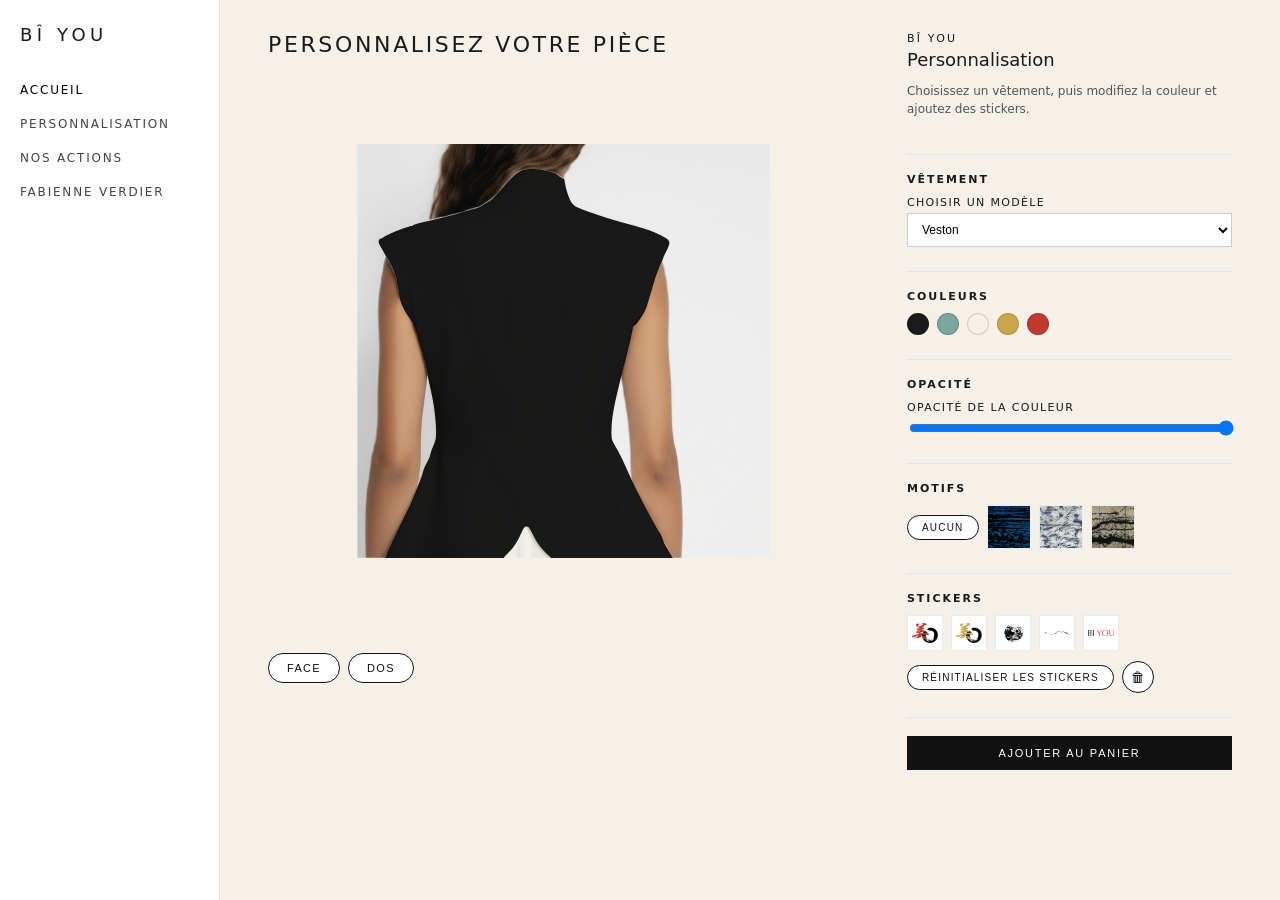
<file: index.html>
<!DOCTYPE html>
<html lang="fr">
<head>
    <meta charset="UTF-8" />
    <meta name="viewport" content="width=device-width, initial-scale=1.0" />
    <title>Personnalisation de T-shirt - Bî You</title>
    <link rel="stylesheet" href="style/index.css" />
    <link rel="icon" type="image/png" href="assets/logo.png">
</head>
<body>
<div class="page-layout">
    <!-- 1. BARRE DE NAVIGATION (GAUCHE) -->
    <aside class="sidebar">
        <div class="logo">
            <span>Bî You</span>
        </div>

        <nav class="main-nav">
            <a href="home.html" class="nav-item active">Accueil</a>
            <a href="index.html" class="nav-item">Personnalisation</a>
            <a href="actions.html" class="nav-item">Nos actions</a>
            <a href="fb.html" class="nav-item">Fabienne Verdier</a>
            
        </nav>
    </aside>

    <!-- CONTENU PRINCIPAL (CENTRE + DROITE) -->
    <main class="main-content">
        <!-- 2. ZONE CENTRALE – APERÇU DU VÊTEMENT -->
        <section class="preview-section">
            <h1>Personnalisez votre pièce</h1>

            <div class="product-preview-wrapper">
                <div class="product-clip">
                    <div class="product-container">
                        <img id="product-image"
                             src="assets/models/png/PNG_export_402-03.png"
                             alt="Vêtement"
                             draggable="false">
                        <svg id="product-svg"></svg>
                    </div>
                </div>
            </div>

            <div class="view-toggle">
                <button id="btn-face" type="button">Face</button>
                <button id="btn-dos" type="button">Dos</button>
            </div>
        </section>

        <!-- 3. ZONE DROITE – CONFIGURATION -->
        <aside class="config-panel">
            <!-- a. Informations produit -->
            <section class="product-info">
                <div class="brand-name">Bî You</div>
                <h2 class="product-name">Personnalisation</h2>
                <p class="product-description">
                    Choisissez un vêtement, puis modifiez la couleur et ajoutez des stickers.
                </p>
            </section>

            <!-- NOUVEAU : Choix du vêtement -->
            <section class="config-section">
                <h3>Vêtement</h3>
                <div class="opacity-slider">
                    <label for="product-select">Choisir un modèle</label>
                    <select id="product-select">
                        <option value="model1">Veston</option>
                        <option value="model2">Veste courte</option>
                        <option value="model3">Haut ample</option>
                    </select>
                </div>
            </section>

            <!-- b. Choix des couleurs -->
            <section class="config-section">
                <h3>Couleurs</h3>
                <div class="color-palette">
                    <div class="color" data-color="#1A1A1A" style="background-color:#1A1A1A;"></div>
                    <div class="color" data-color="#7BA7A0" style="background-color:#7BA7A0;"></div>
                    <div class="color" data-color="#F5F0E8" style="background-color:#F5F0E8;"></div>
                    <div class="color" data-color="#C9A84C" style="background-color:#C9A84C;"></div>
                    <div class="color" data-color="#C0392B" style="background-color:#C0392B;"></div>
                </div>
            </section>

            <!-- Slider d'opacité lié à la couleur -->
            <section class="config-section">
                <h3>Opacité</h3>
                <div class="opacity-slider">
                    <label for="opacity">Opacité de la couleur</label>
                    <input id="opacity" type="range" min="0.1" max="1" step="0.1" value="1">
                </div>
            </section>

            <!-- choix des motifs -->
            <section class="config-section">
                <h3>Motifs</h3>

                <div class="motifs-list">
                    <button id="motif-none" class="btn-secondary" type="button">Aucun</button>

                    <img
                    src="assets/motifs/motif_1.png"
                    class="motif-thumb"
                    data-motif-src="assets/motifs/motif_1.png"
                    alt="Motif 1">

                    <img
                    src="assets/motifs/motif_2.png"
                    class="motif-thumb"
                    data-motif-src="assets/motifs/motif_2.png"
                    alt="Motif 2">

                    <img
                    src="assets/motifs/motif_3.png"
                    class="motif-thumb"
                    data-motif-src="assets/motifs/motif_3.png"
                    alt="Motif 3">
                </div>
            </section>

            <!-- c. Stickers -->
            <section class="config-section">
                <h3>Stickers</h3>
                <div class="stickers-panel">
                    <div class="stickers-list">
                        <img src="assets/stickers/Fichier 1.png"
                             class="sticker-thumb"
                             data-sticker-src="assets/stickers/Fichier 1.png"
                             alt="Sticker 1">
                        <img src="assets/stickers/Fichier 2.png"
                             class="sticker-thumb"
                             data-sticker-src="assets/stickers/Fichier 2.png"
                             alt="Sticker 2">
                        <img src="assets/stickers/Fichier 4.png"
                             class="sticker-thumb"
                             data-sticker-src="assets/stickers/Fichier 4.png"
                             alt="Sticker 4">
                        <img src="assets/stickers/Fichier 5.png"
                             class="sticker-thumb"
                             data-sticker-src="assets/stickers/Fichier 5.png"
                             alt="Sticker 5">
                        <img src="assets/stickers/Fichier 6.png"
                             class="sticker-thumb"
                             data-sticker-src="assets/stickers/Fichier 6.png"
                             alt="Sticker 6">
                    </div>
                </div>

                <div class="sticker-actions">
                    <button id="reset-stickers" class="btn-secondary" type="button">
                        Réinitialiser les stickers
                    </button>
                    <button id="delete-sticker" class="btn-icon" type="button" title="Supprimer le sticker sélectionné">
                        🗑
                    </button>
                </div>
            </section>

            <section class="config-section">
                <button class="add-to-cart" type="button">Ajouter au panier</button>
            </section>
        </aside>
    </main>
</div>

<!-- Scripts -->
<script src="script/color.js"></script>
<script src="script/sticker.js"></script>
</body>
</html>
</file>
<file: style/index.css>
/* ===========================
   VARIABLES / CHARTE
   =========================== */
:root {
    --noir-encre: #1A1A1A;
    --bleu-celadon: #7BA7A0;
    --blanc-washi: #F5F0E8;
    --or-laque: #C9A84C;
    --rouge-cinabre: #C0392B;
}

/* ===========================
   BASE
   =========================== */
*,
*::before,
*::after {
    box-sizing: border-box;
}

body {
    margin: 0;
    padding: 0;
    background-color: var(--blanc-washi);
    color: var(--noir-encre);
    font-family: system-ui, -apple-system, BlinkMacSystemFont, "Segoe UI", sans-serif;
}

h1, h2, h3, h4, h5, h6 {
    font-family: 'Futura', system-ui, sans-serif;
    color: var(--noir-encre);
    margin: 0;
}

a {
    color: var(--bleu-celadon);
    text-decoration: none;
    transition: color 0.3s ease;
}

a:hover {
    color: var(--or-laque);
}

/* ===========================
   LAYOUT GLOBAL
   =========================== */
.page-layout {
    display: flex;
    min-height: 100vh;
}

/* Sidebar gauche */
.sidebar {
    width: 220px;
    border-right: 1px solid #e5e5e5;
    padding: 24px 20px;
    display: flex;
    flex-direction: column;
    gap: 32px;
    background-color: #ffffff;
}

.logo {
    font-size: 18px;
    letter-spacing: 0.25em;
    text-transform: uppercase;
    font-weight: 500;
}

/* Navigation principale */
.main-nav {
    display: flex;
    flex-direction: column;
    gap: 8px;
}

.main-nav .nav-item {
    font-size: 12px;
    text-transform: uppercase;
    letter-spacing: 0.15em;
    color: #444;
    padding: 6px 0;
}

.main-nav .nav-item.active {
    color: #000;
    font-weight: 500;
}

/* Contenu principal : zone centrale + panneau droit */
.main-content {
    flex: 1;
    display: grid;
    grid-template-columns: minmax(0, 2fr) minmax(280px, 1.1fr);
    gap: 48px;
    padding: 32px 48px;
}

/* ===========================
   ZONE CENTRALE – APERÇU
   =========================== */
.preview-section h1 {
    font-size: 22px;
    font-weight: 500;
    letter-spacing: 0.12em;
    text-transform: uppercase;
    margin-bottom: 24px;
}

/* Wrapper : autorise un aperçu plus large sur grands écrans */
.product-preview-wrapper {
    display: flex;
    justify-content: center;
    align-items: center;
    margin-bottom: 16px;
    width: 100%;
}

/* Clip : définit une "fenêtre" de taille responsive pour image + SVG */
.product-clip {
    position: relative;
    display: grid;
    place-items: center;
    overflow: visible; /* coupe les stickers qui dépassent */
    
    width: min(70%, 900px);
    height: clamp(360px, 60vh, 700px);
    margin-inline: auto;
}

/* Conteneur mockup + stickers (image + svg) */
.product-container {
    position: relative;
    width: 100%;
    height: 100%;
    max-width: 1000px; /* augmente la taille max vs 420px */
    margin-inline: auto;
}

/* Image du vêtement */
#product-image {
    width: 100%;
    height: 100%;
    object-fit: contain; /* garde les proportions */
    display: block;
}

/* SVG superposé */
#product-svg {
    position: absolute;
    inset: 0;
    width: 100%;
    height: 100%;
    pointer-events: none;
    opacity: 1;
    transition: opacity 0.3s ease;
    mix-blend-mode: multiply;
    overflow: visible;
}

/* Ajustement très grands écrans */
@media (min-width: 1400px) {
    .product-clip {
        width: min(85%, 1050px);
        height: clamp(440px, 65vh, 820px);
    }

    .product-container {
        max-width: 800px;
    }
}

/* Boutons FACE / DOS */
.view-toggle {
    display: inline-flex;
    gap: 8px;
    margin-top: 8px;
}

.view-toggle button {
    display: inline-flex;
    gap: 8px;
    margin-top: 8px;

    /* ↓ centre le bloc de boutons sous l’aperçu */
    justify-content: center;
    width: 100%;
    
    padding: 8px 18px;
    border: 1px solid #111;
    background-color: #fff;
    color: #111;
    text-transform: uppercase;
    letter-spacing: 0.12em;
    font-size: 11px;
    font-weight: 500;
    border-radius: 999px; /* pilule */
    cursor: pointer;
    transition: background-color 0.2s ease, color 0.2s ease;
}

.view-toggle button:hover {
    background-color: #111;
    color: #fff;
}

/* ===========================
   PANNEAU DROIT – CONFIG
   =========================== */
.config-panel {
    display: flex;
    flex-direction: column;
    gap: 24px;
    font-size: 13px;
}

/* a. Informations produit */
.product-info .brand-name {
    font-size: 11px;
    letter-spacing: 0.20em;
    text-transform: uppercase;
    margin-bottom: 4px;
}

.product-info .product-name {
    font-size: 18px;
    font-weight: 500;
    margin-bottom: 6px;
}

.product-info .product-description {
    font-size: 12px;
    line-height: 1.5;
    color: #555;
}

/* Sections de config */
.config-section {
    border-top: 1px solid #e5e5e5;
    padding-top: 18px;
}

.config-section h3 {
    font-size: 11px;
    letter-spacing: 0.18em;
    text-transform: uppercase;
    margin-bottom: 10px;
}

/* b. Choix des couleurs */
.color-palette {
    display: flex;
    gap: 8px;
}

.color-palette .color {
    width: 22px;
    height: 22px;
    border-radius: 50%;
    border: 1px solid rgba(0,0,0,0.15);
    cursor: pointer;
    transition: transform 0.15s ease, box-shadow 0.15s ease, border-color 0.15s ease;
}

.color-palette .color.active,
.color-palette .color:hover {
    transform: scale(1.08);
    box-shadow: 0 0 0 1px #000;
    border-color: #000;
}

/* c. Opacité */
.opacity-slider label {
    font-size: 11px;
    letter-spacing: 0.12em;
    text-transform: uppercase;
    display: block;
    margin-bottom: 4px;
}

.opacity-slider input[type="range"] {
    width: 100%;
}

#product-select {
    width: 100%;
    padding: 8px 10px;
    border: 1px solid rgba(0,0,0,0.2);
    background: #fff;
    font-size: 12px;
}

/* ===========================
   STICKERS
   =========================== */
.stickers-panel {
    overflow-x: auto;
}

.stickers-list {
    display: flex;
    gap: 8px;
    align-items: center;
}

/* Vignettes petites (mini icônes) */
.sticker-thumb {
    width: 36px;
    height: 36px;
    object-fit: contain;
    cursor: pointer;
    border: 1px solid rgba(0,0,0,0.08);
    padding: 4px;
    background-color: #fff;
    transition: transform 0.15s ease, box-shadow 0.15s ease, border-color 0.15s ease;
}

.sticker-thumb:hover {
    transform: scale(1.05);
    box-shadow: 0 0 0 1px #000;
    border-color: #000;
}

/* Stickers placés sur le vêtement */
.sticker-instance img {
    display: block;
}

/* Poignée de redimensionnement (gérée par JS, on ne redéfinit que le style) */
.sticker-resize-handle {
    border-radius: 50%;
    background-color: #fff;
}

.motifs-list {
  display: flex;
  gap: 8px;
  align-items: center;
  flex-wrap: wrap;
}

.motif-thumb {
  width: 44px;
  height: 44px;
  object-fit: cover;
  cursor: pointer;
  border: 1px solid rgba(0,0,0,0.08);
  background: #fff;
}

/* ===========================
   BOUTON "AJOUTER AU PANIER"
   =========================== */
.add-to-cart {
    width: 100%;
    padding: 10px 18px;
    border: 1px solid #111;
    background-color: #111;
    color: #fff;
    text-transform: uppercase;
    letter-spacing: 0.16em;
    font-size: 11px;
    font-weight: 500;
    cursor: pointer;
    border-radius: 0;
    transition: background-color 0.2s ease, color 0.2s ease;
}

.add-to-cart:hover {
    background-color: #fff;
    color: #111;
}

.sticker-actions {
    display: flex;
    gap: 8px;
    margin-top: 10px;
    align-items: center;
    flex-wrap: wrap;
}

.btn-secondary {
    padding: 6px 14px;
    border: 1px solid #111;
    background-color: #fff;
    color: #111;
    text-transform: uppercase;
    letter-spacing: 0.12em;
    font-size: 10px;
    cursor: pointer;
    border-radius: 999px;
    transition: background-color 0.2s ease, color 0.2s ease;
}

.btn-secondary:hover {
    background-color: #111;
    color: #fff;
}

.btn-icon {
    width: 32px;
    height: 32px;
    border-radius: 999px;
    border: 1px solid #111;
    background-color: #fff;
    cursor: pointer;
    display: inline-flex;
    align-items: center;
    justify-content: center;
    font-size: 14px;
    padding: 0;
    transition: background-color 0.2s ease, color 0.2s ease;
}

.btn-icon:hover {
    background-color: #111;
    color: #fff;
}

/* Visuel de sélection du sticker actif */
.sticker-instance.selected {
    outline: 2px dashed #111;
    outline-offset: 2px;
}
</file>
